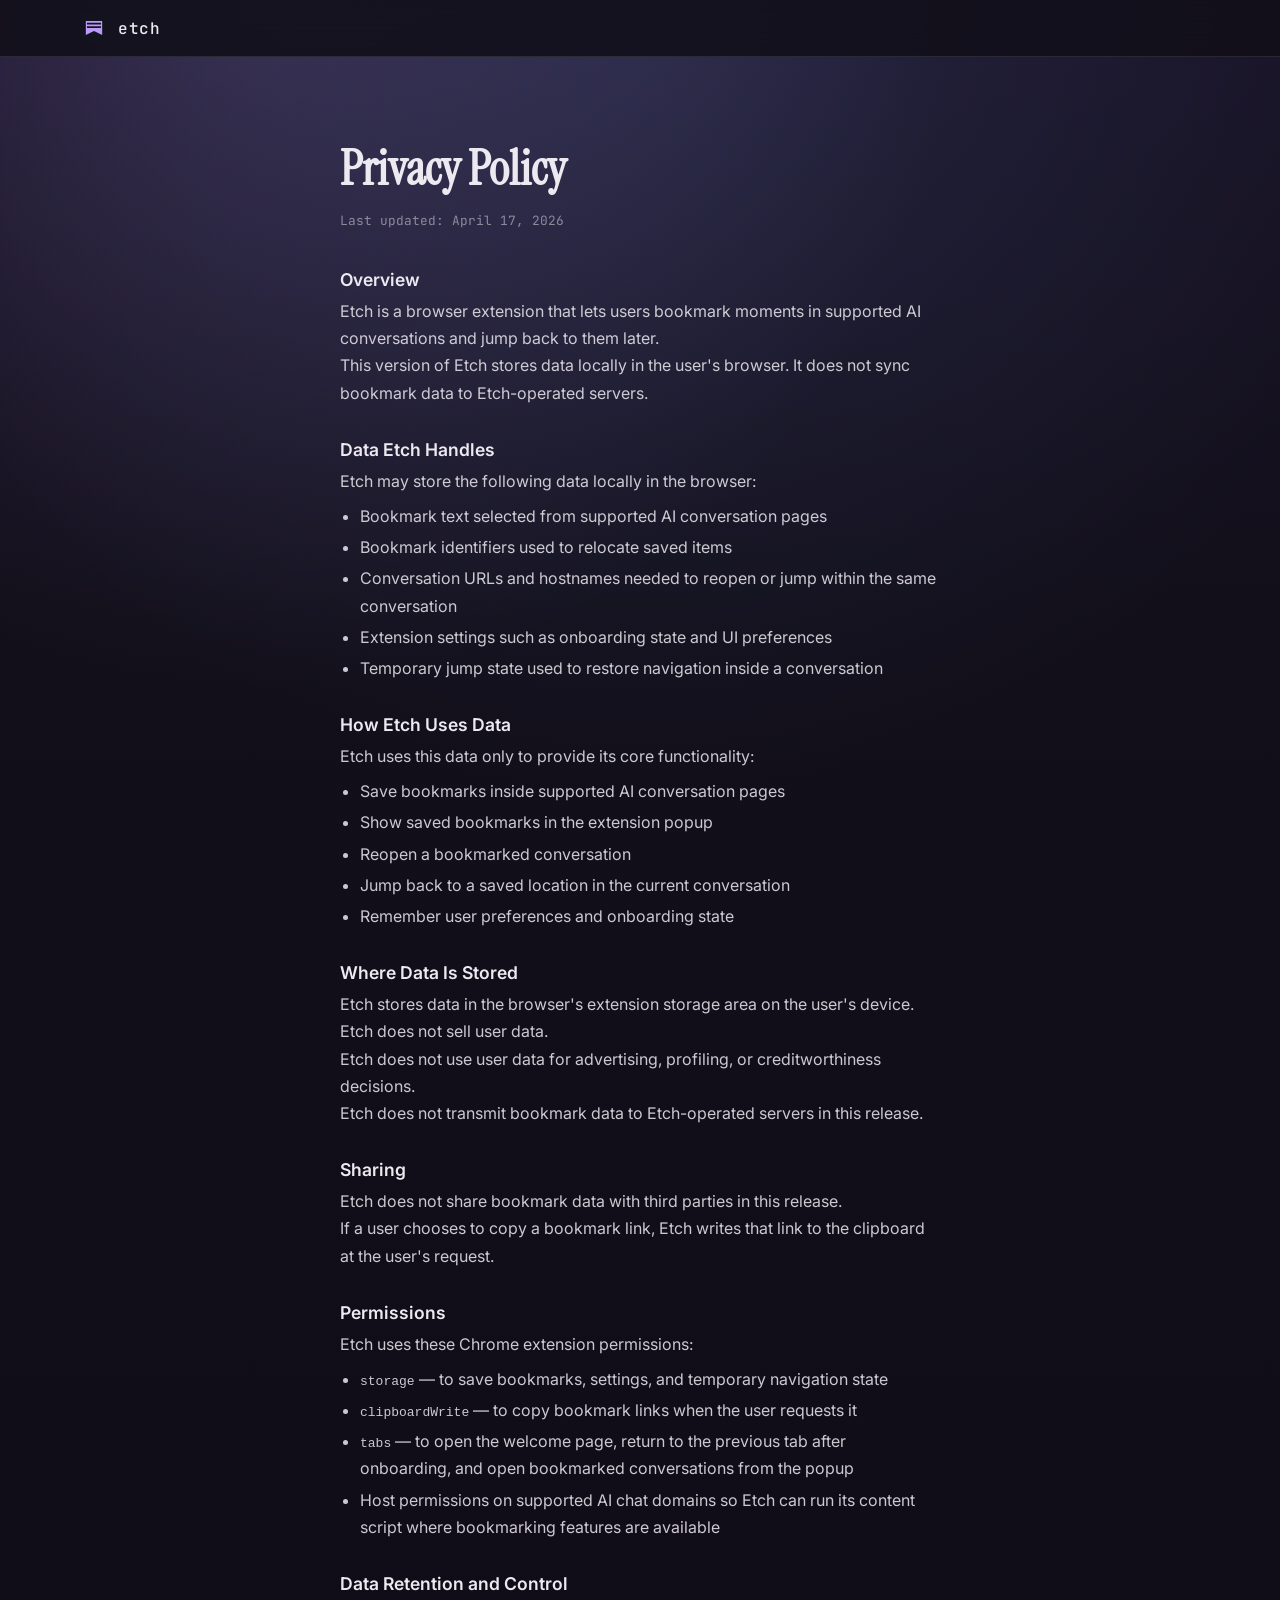
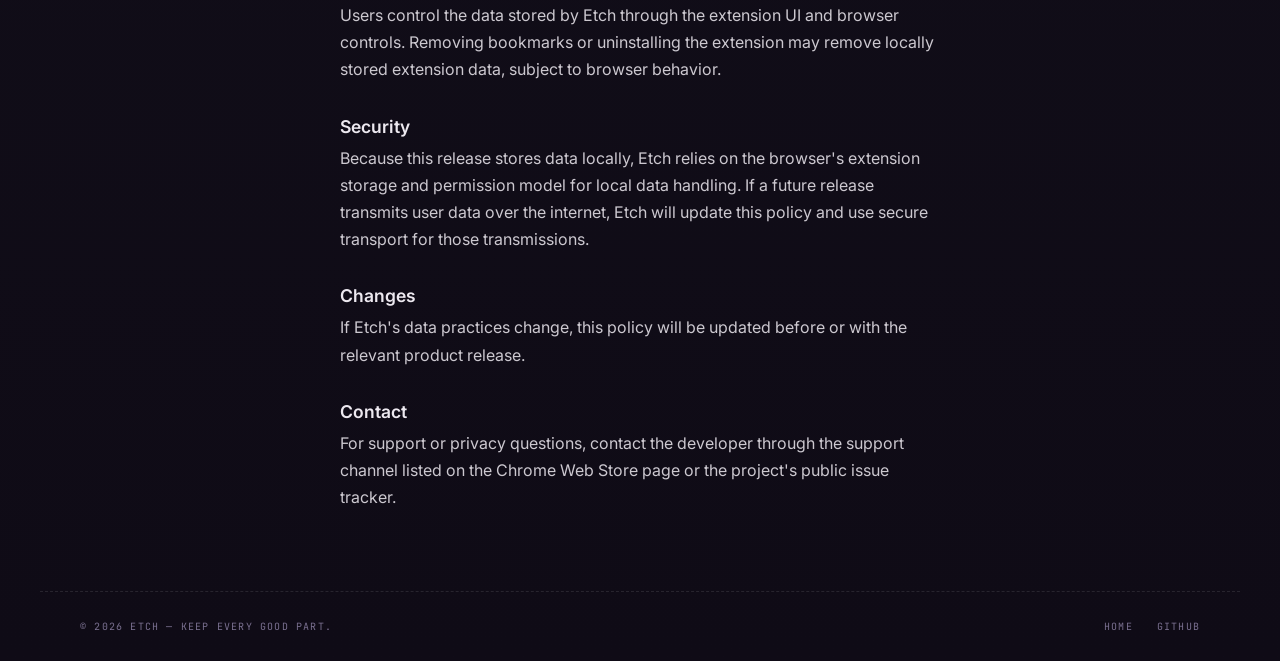
<file: privacy-policy.html>
<!doctype html>
<html lang="en">
  <head>
    <meta charset="UTF-8" />
    <meta name="viewport" content="width=device-width, initial-scale=1.0" />
    <title>Privacy Policy | Etch</title>
    <meta name="description" content="Etch privacy policy — how your data is handled by the Etch browser extension." />
    <meta name="theme-color" content="#120f1a" />
    <link rel="icon" href="assets/icon-store.svg" type="image/svg+xml" />
    <link rel="preconnect" href="https://fonts.googleapis.com" />
    <link rel="preconnect" href="https://fonts.gstatic.com" crossorigin />
    <link
      href="https://fonts.googleapis.com/css2?family=Instrument+Serif:ital@0;1&family=JetBrains+Mono:wght@400;500&family=Inter:wght@400;600&display=swap"
      rel="stylesheet"
    />
    <link rel="stylesheet" href="styles.css" />
    <style>
      .prose {
        max-width: 680px;
        margin: 0 auto;
        padding: var(--pad-section, 80px) var(--pad-x, 40px);
      }
      .prose h1 {
        font-family: 'Instrument Serif', serif;
        font-size: clamp(2rem, 5vw, 3rem);
        margin-bottom: 0.25em;
      }
      .prose .updated {
        font-family: 'JetBrains Mono', monospace;
        font-size: 0.8rem;
        opacity: 0.5;
        margin-bottom: 2.5rem;
        display: block;
      }
      .prose h2 {
        font-size: 1.1rem;
        font-weight: 600;
        margin: 2rem 0 0.5rem;
      }
      .prose p, .prose li {
        line-height: 1.7;
        opacity: 0.85;
      }
      .prose ul {
        padding-left: 1.25rem;
        margin: 0.5rem 0;
      }
      .prose li { margin-bottom: 0.25rem; }
    </style>
  </head>
  <body>

    <header class="nav" id="top">
      <div class="nav-inner">
        <a class="nav-brand" href="./" aria-label="Etch home">
          <img src="assets/icon-store.svg" alt="" width="28" height="28" />
          <span>etch</span>
        </a>
      </div>
    </header>

    <main>
      <article class="prose">
        <h1>Privacy Policy</h1>
        <span class="updated">Last updated: April 17, 2026</span>

        <h2>Overview</h2>
        <p>Etch is a browser extension that lets users bookmark moments in supported AI conversations and jump back to them later.</p>
        <p>This version of Etch stores data locally in the user's browser. It does not sync bookmark data to Etch-operated servers.</p>

        <h2>Data Etch Handles</h2>
        <p>Etch may store the following data locally in the browser:</p>
        <ul>
          <li>Bookmark text selected from supported AI conversation pages</li>
          <li>Bookmark identifiers used to relocate saved items</li>
          <li>Conversation URLs and hostnames needed to reopen or jump within the same conversation</li>
          <li>Extension settings such as onboarding state and UI preferences</li>
          <li>Temporary jump state used to restore navigation inside a conversation</li>
        </ul>

        <h2>How Etch Uses Data</h2>
        <p>Etch uses this data only to provide its core functionality:</p>
        <ul>
          <li>Save bookmarks inside supported AI conversation pages</li>
          <li>Show saved bookmarks in the extension popup</li>
          <li>Reopen a bookmarked conversation</li>
          <li>Jump back to a saved location in the current conversation</li>
          <li>Remember user preferences and onboarding state</li>
        </ul>

        <h2>Where Data Is Stored</h2>
        <p>Etch stores data in the browser's extension storage area on the user's device.</p>
        <p>Etch does not sell user data.</p>
        <p>Etch does not use user data for advertising, profiling, or creditworthiness decisions.</p>
        <p>Etch does not transmit bookmark data to Etch-operated servers in this release.</p>

        <h2>Sharing</h2>
        <p>Etch does not share bookmark data with third parties in this release.</p>
        <p>If a user chooses to copy a bookmark link, Etch writes that link to the clipboard at the user's request.</p>

        <h2>Permissions</h2>
        <p>Etch uses these Chrome extension permissions:</p>
        <ul>
          <li><code>storage</code> — to save bookmarks, settings, and temporary navigation state</li>
          <li><code>clipboardWrite</code> — to copy bookmark links when the user requests it</li>
          <li><code>tabs</code> — to open the welcome page, return to the previous tab after onboarding, and open bookmarked conversations from the popup</li>
          <li>Host permissions on supported AI chat domains so Etch can run its content script where bookmarking features are available</li>
        </ul>

        <h2>Data Retention and Control</h2>
        <p>Users control the data stored by Etch through the extension UI and browser controls. Removing bookmarks or uninstalling the extension may remove locally stored extension data, subject to browser behavior.</p>

        <h2>Security</h2>
        <p>Because this release stores data locally, Etch relies on the browser's extension storage and permission model for local data handling. If a future release transmits user data over the internet, Etch will update this policy and use secure transport for those transmissions.</p>

        <h2>Changes</h2>
        <p>If Etch's data practices change, this policy will be updated before or with the relevant product release.</p>

        <h2>Contact</h2>
        <p>For support or privacy questions, contact the developer through the support channel listed on the Chrome Web Store page or the project's public <a href="https://github.com/k-leumas/etch-extension/issues" target="_blank" rel="noopener">issue tracker</a>.</p>
      </article>
    </main>

    <footer class="footer">
      <p class="footer-brand">© <span id="year"></span> Etch — keep every good part.</p>
      <nav class="footer-links" aria-label="Footer">
        <a href="./">Home</a>
        <a href="https://github.com/k-leumas/etch-extension" target="_blank" rel="noopener">GitHub</a>
      </nav>
    </footer>

    <script>document.getElementById('year').textContent = new Date().getFullYear();</script>
  </body>
</html>
</file>
<file: styles.css>
:root {
  --bg: #120f1a;
  --bg-soft: #1a1523;
  --bg-raised: #221a2e;
  --ink: #ede9f0;
  --ink-mid: #b8b0c8;
  --ink-dim: #7a7090;
  --border: rgba(255, 255, 255, 0.1);
  --border-strong: rgba(255, 255, 255, 0.18);
  --purple: #bb9af7;
  --blue: #7aa2f7;
  --gold: #fde68a;
  --gradient: linear-gradient(135deg, var(--purple), var(--blue) 72%, #8ae4ff);
  --shadow: 0 30px 80px rgba(0, 0, 0, 0.4);
  --max: 1200px;
  --pad-x: 40px;
  --pad-section: 80px;
}

* { box-sizing: border-box; margin: 0; padding: 0; }

html { scroll-behavior: smooth; }

body {
  font-family: 'Inter', -apple-system, system-ui, sans-serif;
  color: var(--ink);
  background:
    radial-gradient(circle at top, rgba(122, 162, 247, 0.14), transparent 34%),
    radial-gradient(circle at 20% 0%, rgba(187, 154, 247, 0.16), transparent 28%),
    linear-gradient(180deg, #181225 0%, #120f1a 28%, #0f0b16 100%);
  min-height: 100vh;
}

img { display: block; max-width: 100%; }
a { color: inherit; text-decoration: none; }
button { font: inherit; cursor: pointer; }

/* ─── Gradient text utility ─────────────────────────────── */
.grad {
  background: var(--gradient);
  -webkit-background-clip: text;
  -webkit-text-fill-color: transparent;
  background-clip: text;
}

/* ─── Kicker / label ─────────────────────────────────────── */
.kicker {
  display: block;
  font-family: 'JetBrains Mono', monospace;
  font-size: 10px;
  font-weight: 500;
  letter-spacing: 0.16em;
  text-transform: uppercase;
  color: var(--ink-dim);
  margin-bottom: 20px;
}

/* ─── Buttons ─────────────────────────────────────────────── */
.btn {
  display: inline-flex;
  align-items: center;
  justify-content: center;
  font-family: 'JetBrains Mono', monospace;
  font-size: 11px;
  font-weight: 400;
  letter-spacing: 0.08em;
  text-transform: uppercase;
  padding: 10px 18px;
  border-radius: 999px;
  border: 1px solid transparent;
  transition: opacity 120ms ease, background 120ms ease, border-color 120ms ease;
  white-space: nowrap;
}

.btn-primary {
  color: #11101a;
  background: var(--gradient);
  box-shadow: 0 12px 32px rgba(122, 162, 247, 0.25);
}
.btn-primary:hover { opacity: 0.88; }

.btn-outline {
  border-color: var(--border-strong);
  color: var(--ink-mid);
  background: rgba(255, 255, 255, 0.03);
}
.btn-outline:hover { background: rgba(255, 255, 255, 0.07); }


/* ─── Nav ─────────────────────────────────────────────────── */
.nav {
  position: sticky;
  top: 0;
  z-index: 100;
  border-bottom: 1px solid var(--border);
  background: color-mix(in oklab, #120f1a 88%, transparent);
  backdrop-filter: blur(12px);
  -webkit-backdrop-filter: blur(12px);
  isolation: isolate;
}

.nav-inner {
  display: flex;
  align-items: center;
  justify-content: space-between;
  gap: 24px;
  height: 56px;
  max-width: var(--max);
  margin: 0 auto;
  padding: 0 var(--pad-x);
}

.nav-brand {
  display: inline-flex;
  align-items: center;
  gap: 10px;
  font-family: 'JetBrains Mono', monospace;
  font-size: 16px;
  font-weight: 500;
  letter-spacing: 0.04em;
}

.nav-brand img {
  width: 28px;
  height: 28px;
  border-radius: 8px;
}

.nav-links {
  display: flex;
  align-items: center;
  gap: 28px;
  font-family: 'JetBrains Mono', monospace;
  font-size: 12px;
  font-weight: 400;
  letter-spacing: 0.06em;
  text-transform: uppercase;
  color: var(--ink-dim);
}
.nav-links a:hover { color: var(--ink); }

/* ─── Hero ────────────────────────────────────────────────── */
.hero {
  display: grid;
  grid-template-columns: 1fr 1fr;
  gap: 48px;
  align-items: center;
  max-width: var(--max);
  margin: 0 auto;
  padding: 96px var(--pad-x) 64px;
}

.hero-copy h1 {
  font-family: 'Instrument Serif', serif;
  font-size: clamp(52px, 6vw, 80px);
  font-weight: 400;
  letter-spacing: -0.02em;
  line-height: 0.95;
  margin-bottom: 24px;
}

.hero-copy h1 em {
  font-style: italic;
  background: var(--gradient);
  -webkit-background-clip: text;
  -webkit-text-fill-color: transparent;
  background-clip: text;
}

.lede {
  font-family: 'Inter', sans-serif;
  font-size: 15px;
  line-height: 1.65;
  color: var(--ink-mid);
  max-width: 440px;
  margin-bottom: 32px;
}

.hero-actions {
  display: flex;
  flex-wrap: wrap;
  gap: 12px;
  margin-bottom: 24px;
}

.hero-meta {
  display: flex;
  gap: 20px;
  list-style: none;
  font-family: 'JetBrains Mono', monospace;
  font-size: 10px;
  font-weight: 500;
  letter-spacing: 0.14em;
  text-transform: uppercase;
  color: var(--ink-dim);
}

/* ─── Hero visual ─────────────────────────────────────────── */
.hero-visual {
  display: flex;
  align-items: center;
  justify-content: center;
}

@keyframes hero-icon-in {
  from { opacity: 0; transform: translateY(28px); }
  to   { opacity: 1; transform: translateY(0); }
}

.hero-icon {
  animation: hero-icon-in 0.8s cubic-bezier(0.16, 1, 0.3, 1) 0.15s both;
  filter: drop-shadow(0 0 48px rgba(122, 162, 247, 0.35))
          drop-shadow(0 0 96px rgba(187, 154, 247, 0.2));
}

/* ─── Section common ──────────────────────────────────────── */
.how-it-works,
.features,
.platforms,
.privacy {
  max-width: var(--max);
  margin: 0 auto;
  padding: var(--pad-section) var(--pad-x);
  border-top: 1px dashed var(--border);
}

/* ─── Section headings ────────────────────────────────────── */
.how-it-works h2,
.features h2,
.platforms h2,
.privacy h2 {
  font-family: 'Instrument Serif', serif;
  font-size: clamp(32px, 3.5vw, 48px);
  font-weight: 400;
  letter-spacing: -0.015em;
  line-height: 1.05;
  margin-bottom: 40px;
}

/* ─── How it works ────────────────────────────────────────── */
.steps-grid {
  display: grid;
  grid-template-columns: repeat(3, 1fr);
  border: 1px solid var(--border);
  border-radius: 12px;
  overflow: hidden;
}

.step {
  padding: 32px 28px;
  min-height: 220px;
  border-right: 1px solid var(--border);
}
.step:last-child { border-right: 0; }

.step-num {
  display: block;
  font-family: 'Instrument Serif', serif;
  font-style: italic;
  font-size: 64px;
  font-weight: 400;
  line-height: 1;
  margin-bottom: 16px;
  background: var(--gradient);
  -webkit-background-clip: text;
  -webkit-text-fill-color: transparent;
  background-clip: text;
}

.step h3 {
  font-family: 'Inter', sans-serif;
  font-size: 16px;
  font-weight: 600;
  margin-bottom: 10px;
  color: var(--ink);
}

.step p {
  font-size: 14px;
  line-height: 1.6;
  color: var(--ink-mid);
  max-width: 260px;
}

/* ─── Features ────────────────────────────────────────────── */
.feature-grid {
  display: grid;
  grid-template-columns: 1fr 1fr;
  gap: 56px 48px;
}

.feature-video-wrap {
  position: relative;
}

.feature-hover-hint {
  position: absolute;
  bottom: 12px;
  left: 50%;
  transform: translateX(-50%);
  font-family: 'JetBrains Mono', monospace;
  font-size: 10px;
  letter-spacing: 0.12em;
  text-transform: uppercase;
  color: var(--ink-mid);
  background: rgba(18, 15, 26, 0.92);
  padding: 5px 12px;
  border-radius: 999px;
  border: 1px solid var(--border-strong);
  pointer-events: none;
  transition: opacity 200ms ease;
}

.feature-item:hover .feature-hover-hint {
  opacity: 0;
}

@media (hover: none) { .feature-hover-hint { display: none; } }

.feature-video {
  width: 100%;
  aspect-ratio: 2 / 1;
  border: 1px solid var(--border);
  border-radius: 8px;
  display: block;
  background: var(--bg-raised);
}

.feature-video-bookmark {
  background: #202020;
  object-fit: scale-down;
  object-position: right;
}

.feature-item-full {
  grid-column: span 2;
}

.feature-item h3 {
  font-family: 'Instrument Serif', serif;
  font-size: 22px;
  font-weight: 400;
  letter-spacing: -0.01em;
  margin: 16px 0 8px;
  color: var(--ink);
}

.feature-item p {
  font-size: 14px;
  line-height: 1.6;
  color: var(--ink-mid);
}

.feature-shot {
  aspect-ratio: 16 / 10;
  border: 1px solid var(--border);
  border-radius: 8px;
  background:
    radial-gradient(circle at 60% 40%, rgba(187, 154, 247, 0.12), transparent 50%),
    var(--bg-raised);
}

/* ─── Platforms ───────────────────────────────────────────── */
.platforms {
  display: block;
}

.chip-list {
  display: flex;
  flex-wrap: wrap;
  gap: 8px;
  margin-bottom: 16px;
}
.chip-list span {
  font-family: 'JetBrains Mono', monospace;
  font-size: 11px;
  letter-spacing: 0.06em;
  padding: 8px 14px;
  border: 1px solid var(--border);
  border-radius: 999px;
  color: var(--ink-mid);
}

.chip-beta mark {
  background: none;
  color: var(--purple);
  font-family: 'JetBrains Mono', monospace;
  font-size: 8px;
  font-weight: 500;
  letter-spacing: 0.12em;
  text-transform: uppercase;
  margin-left: 4px;
}

.platforms-note {
  font-size: 13px;
  color: var(--ink-dim);
  line-height: 1.5;
}

/* ─── CTA band ────────────────────────────────────────────── */
.cta-band {
  border-top: 1px solid var(--border-strong);
  border-bottom: 1px solid var(--border-strong);
  padding: 96px var(--pad-x);
  text-align: center;
  display: flex;
  flex-direction: column;
  align-items: center;
  gap: 20px;
}

.cta-band h2 {
  font-family: 'Instrument Serif', serif;
  font-style: normal;
  font-size: clamp(40px, 5vw, 64px);
  font-weight: 400;
  letter-spacing: -0.02em;
  line-height: 1.05;
}

.cta-band h2 em {
  font-style: italic;
  background: var(--gradient);
  -webkit-background-clip: text;
  -webkit-text-fill-color: transparent;
  background-clip: text;
}

.cta-sub {
  font-size: 15px;
  color: var(--ink-mid);
  font-family: 'Inter', sans-serif;
}

.cta-actions {
  display: flex;
  flex-wrap: wrap;
  justify-content: center;
  gap: 12px;
}

/* ─── Footer ──────────────────────────────────────────────── */
.footer {
  display: flex;
  align-items: center;
  justify-content: space-between;
  flex-wrap: wrap;
  gap: 12px;
  max-width: var(--max);
  margin: 0 auto;
  padding: 28px var(--pad-x);
  border-top: 1px dashed var(--border);
  font-family: 'JetBrains Mono', monospace;
  font-size: 10px;
  font-weight: 400;
  letter-spacing: 0.12em;
  text-transform: uppercase;
  color: var(--ink-dim);
}

.footer-links {
  display: flex;
  gap: 24px;
}
.footer-links a:hover { color: var(--ink); }

/* ─── Responsive ──────────────────────────────────────────── */
@media (max-width: 1024px) {
  :root { --pad-x: 28px; --pad-section: 64px; }

  .hero { grid-template-columns: 1fr; padding-top: 60px; }
  .lede { max-width: none; }

}

@media (max-width: 760px) {
  :root { --pad-x: 20px; --pad-section: 48px; }

  .nav-links { display: none; }

  .hero { gap: 32px; padding-top: 40px; }

  .steps-grid { grid-template-columns: 1fr; }
  .step { border-right: 0; border-bottom: 1px solid var(--border); }
  .step:last-child { border-bottom: 0; }

  .feature-grid { grid-template-columns: 1fr; }

  .privacy-tiles { grid-template-columns: 1fr; }
  .tile { border-right: 0; border-bottom: 1px solid var(--border); }
  .tile:last-child { border-bottom: 0; }

  .cta-band { padding: 60px var(--pad-x); }

  .footer { flex-direction: column; gap: 16px; align-items: flex-start; }
}
</file>
